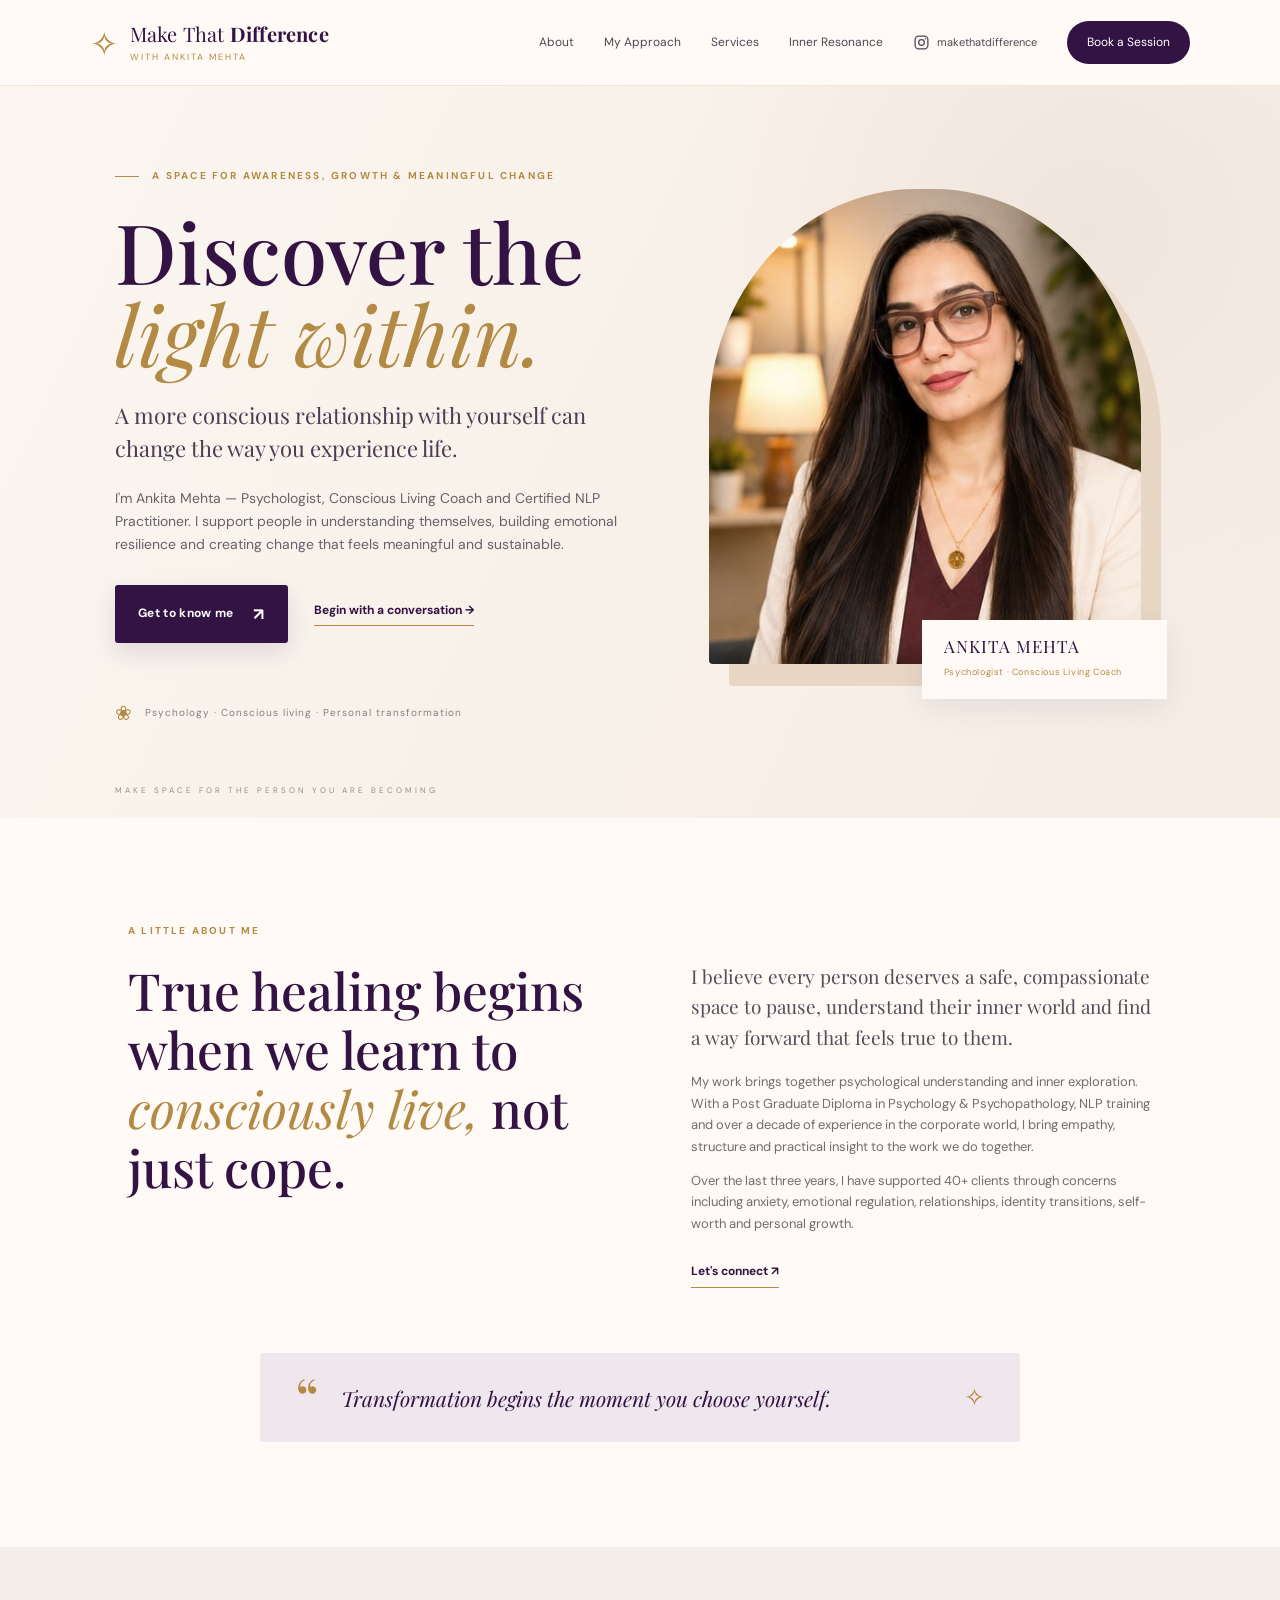
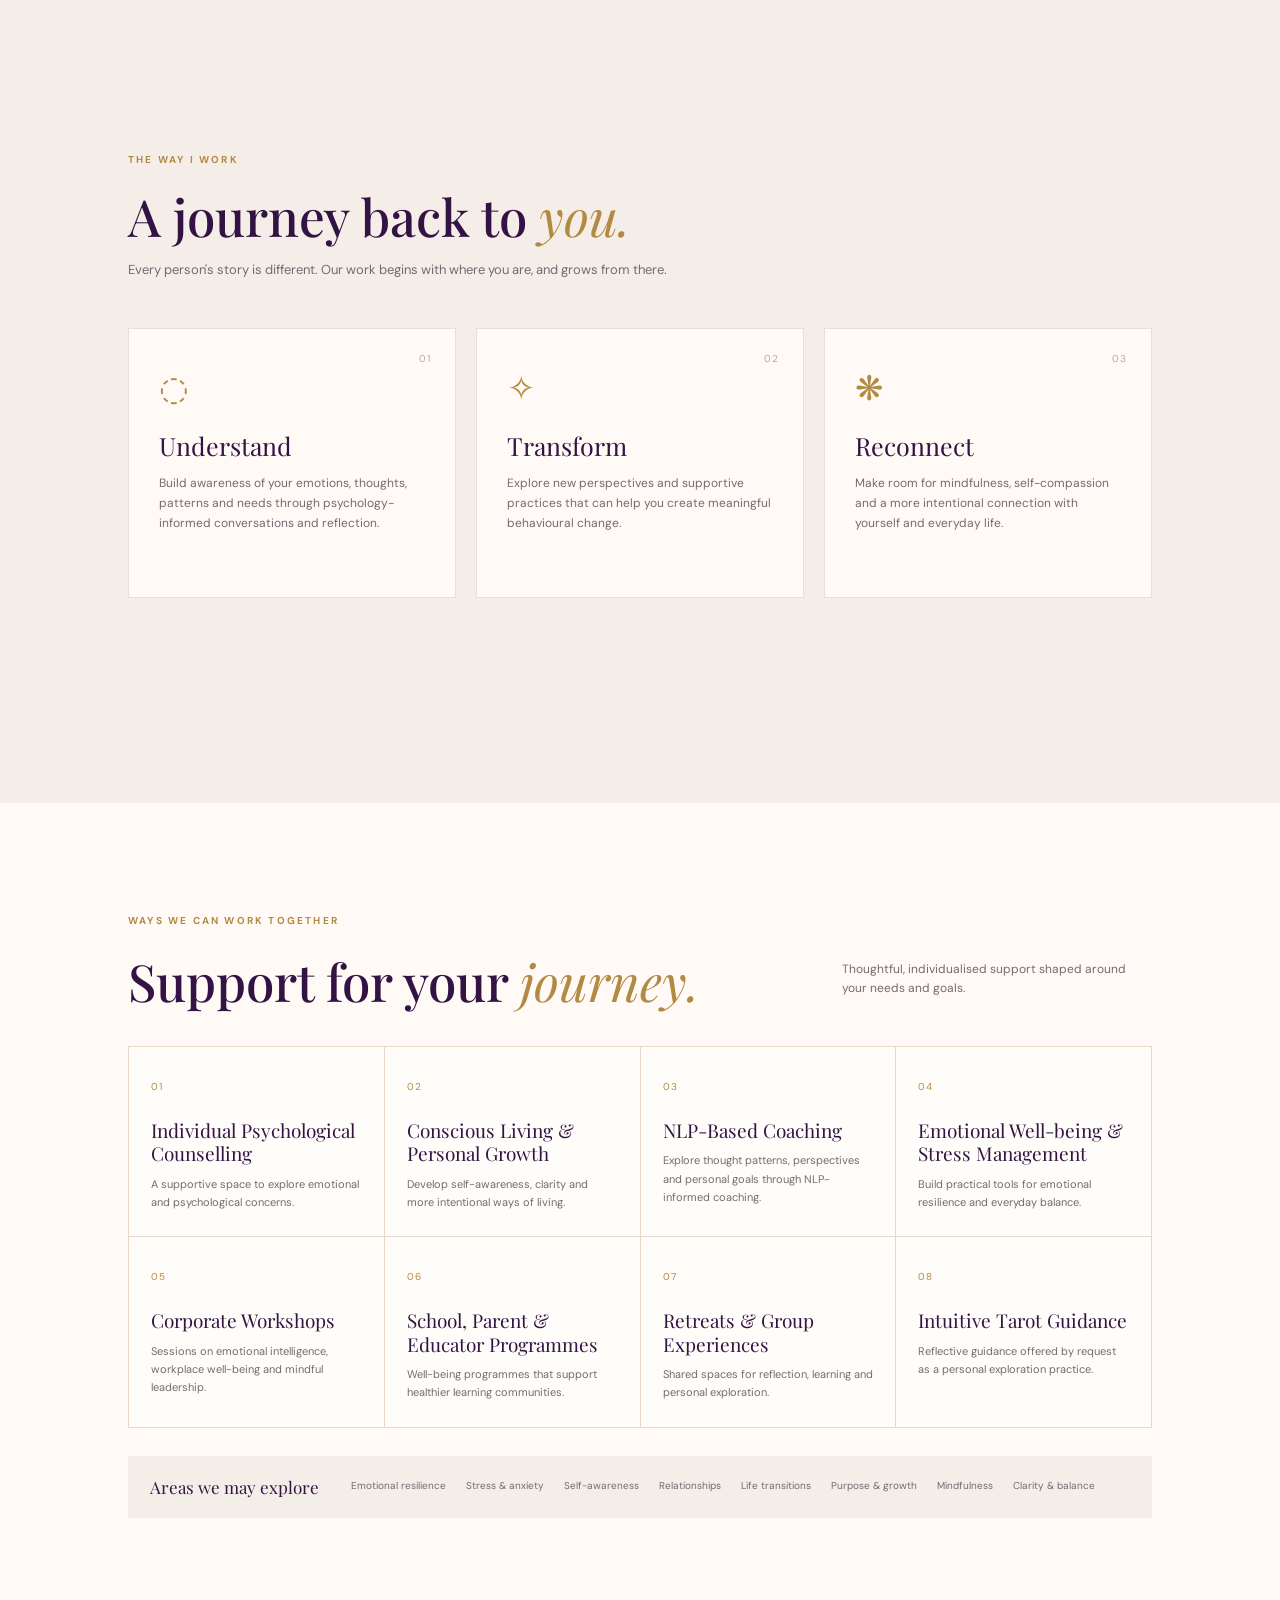
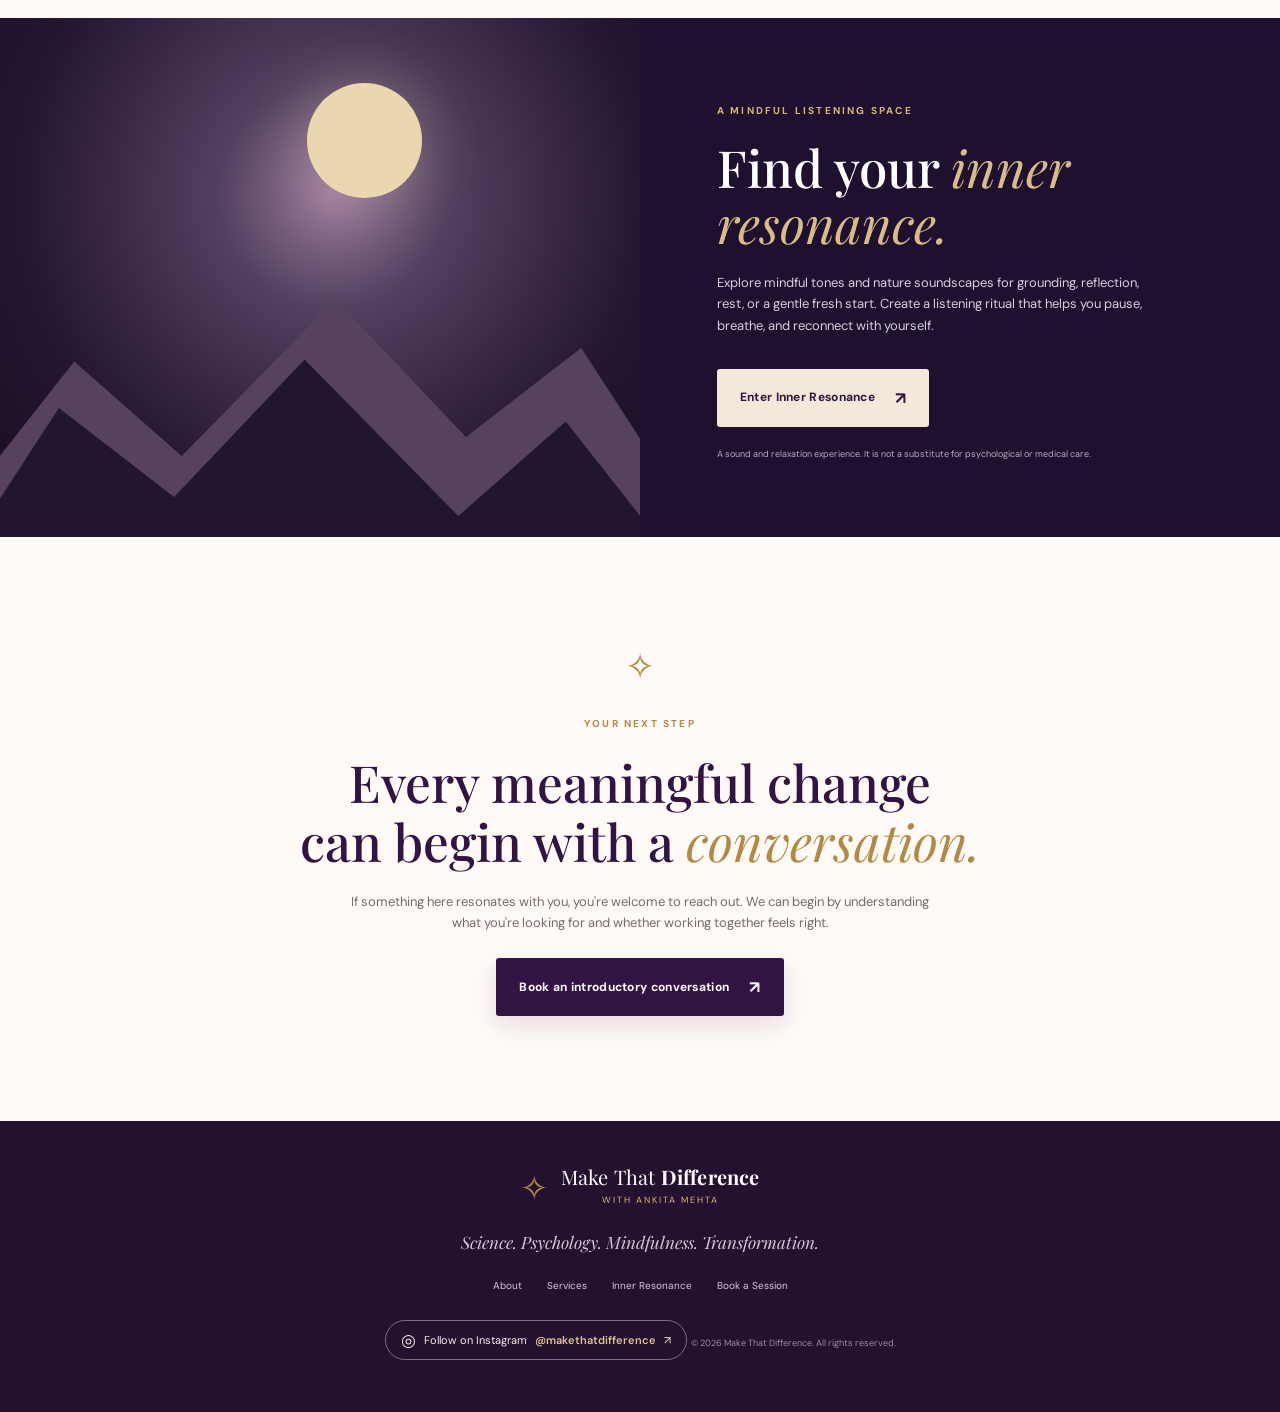
<file: index.html>
<!doctype html>
<html lang="en">
<head>
  <meta charset="utf-8">
  <meta name="viewport" content="width=device-width, initial-scale=1">
  <meta name="theme-color" content="#f7f0e9">
  <meta name="description" content="Make That Difference with Ankita Mehta — psychologist, conscious living coach and certified NLP practitioner. Explore counselling, coaching and mindful sound experiences.">
  <title>Make That Difference | Ankita Mehta</title>
  <link rel="preconnect" href="https://fonts.googleapis.com">
  <link rel="preconnect" href="https://fonts.gstatic.com" crossorigin>
  <link href="https://fonts.googleapis.com/css2?family=DM+Sans:wght@400;500;600;700&family=Playfair+Display:wght@400;500;600;700&display=swap" rel="stylesheet">
  <link rel="stylesheet" href="styles.css">
</head>
<body>
<header class="site-header">
  <a class="brand" href="#home" aria-label="Make That Difference home">
    <span class="brand-mark">✧</span><span>Make That <b>Difference</b><small>WITH ANKITA MEHTA</small></span>
  </a>
  <button class="menu-toggle" aria-label="Open menu" aria-expanded="false">☰</button>
  <nav class="nav">
    <a href="#about">About</a><a href="#approach">My Approach</a><a href="#services">Services</a><a href="#inner-resonance">Inner Resonance</a>
    <a class="instagram-nav" href="https://www.instagram.com/makethatdifference/" target="_blank" rel="noopener noreferrer" aria-label="Visit Instagram @makethatdifference">
      <svg viewBox="0 0 24 24" aria-hidden="true" focusable="false"><rect x="3" y="3" width="18" height="18" rx="5"/><circle cx="12" cy="12" r="4"/><circle class="instagram-dot" cx="17.5" cy="6.8" r="1"/></svg>
      <span>makethatdifference</span>
    </a>
    <a class="nav-cta" href="#" data-booking>Book a Session</a>
  </nav>
</header>

<main id="home">
  <section class="hero">
    <div class="hero-copy">
      <p class="eyebrow"><span></span> A space for awareness, growth & meaningful change</p>
      <h1>Discover the<br><em>light within.</em></h1>
      <p class="hero-lead">A more conscious relationship with yourself can change the way you experience life.</p>
      <p class="hero-intro">I'm Ankita Mehta — Psychologist, Conscious Living Coach and Certified NLP Practitioner. I support people in understanding themselves, building emotional resilience and creating change that feels meaningful and sustainable.</p>
      <div class="hero-actions"><a class="button button-primary" href="#about">Get to know me <span>↗</span></a><a class="text-link" href="#" data-booking>Begin with a conversation <span>→</span></a></div>
      <div class="hero-note"><span class="tiny-lotus">❀</span> Psychology · Conscious living · Personal transformation</div>
    </div>
    <div class="hero-visual">
      <div class="portrait-frame"><img src="ankita-portrait.jpg" alt="Ankita Mehta, psychologist and conscious living coach"></div>
      <div class="portrait-caption"><span>ANKITA MEHTA</span><small>Psychologist · Conscious Living Coach</small></div>
      <div class="gold-orbit"></div>
    </div>
    <div class="hero-bottom-mark">MAKE SPACE FOR THE PERSON YOU ARE BECOMING</div>
  </section>

  <section class="intro-section section-wrap" id="about">
    <div class="section-kicker">A LITTLE ABOUT ME</div>
    <div class="intro-grid">
      <h2>True healing begins when we learn to <em>consciously live,</em> not just cope.</h2>
      <div class="intro-text">
        <p>I believe every person deserves a safe, compassionate space to pause, understand their inner world and find a way forward that feels true to them.</p>
        <p>My work brings together psychological understanding and inner exploration. With a Post Graduate Diploma in Psychology &amp; Psychopathology, NLP training and over a decade of experience in the corporate world, I bring empathy, structure and practical insight to the work we do together.</p>
        <p>Over the last three years, I have supported 40+ clients through concerns including anxiety, emotional regulation, relationships, identity transitions, self-worth and personal growth.</p>
        <a class="underlined-link" href="#" data-booking>Let's connect <span>↗</span></a>
      </div>
    </div>
    <div class="quote-band"><span>“</span><p>Transformation begins the moment you choose yourself.</p><span class="quote-flower">✧</span></div>
  </section>

  <section class="approach-section" id="approach">
    <div class="section-wrap">
      <div class="section-kicker">THE WAY I WORK</div>
      <h2 class="section-title">A journey back to <em>you.</em></h2>
      <p class="section-subtitle">Every person's story is different. Our work begins with where you are, and grows from there.</p>
      <div class="pillars">
        <article class="pillar"><div class="pillar-number">01</div><div class="pillar-icon">◌</div><h3>Understand</h3><p>Build awareness of your emotions, thoughts, patterns and needs through psychology-informed conversations and reflection.</p></article>
        <article class="pillar"><div class="pillar-number">02</div><div class="pillar-icon">✧</div><h3>Transform</h3><p>Explore new perspectives and supportive practices that can help you create meaningful behavioural change.</p></article>
        <article class="pillar"><div class="pillar-number">03</div><div class="pillar-icon">❋</div><h3>Reconnect</h3><p>Make room for mindfulness, self-compassion and a more intentional connection with yourself and everyday life.</p></article>
      </div>
    </div>
  </section>

  <section class="services-section section-wrap" id="services">
    <div class="section-kicker">WAYS WE CAN WORK TOGETHER</div>
    <div class="services-heading"><h2>Support for your <em>journey.</em></h2><p>Thoughtful, individualised support shaped around your needs and goals.</p></div>
    <div class="service-grid">
      <article class="service-card"><span>01</span><h3>Individual Psychological Counselling</h3><p>A supportive space to explore emotional and psychological concerns.</p></article>
      <article class="service-card"><span>02</span><h3>Conscious Living &amp; Personal Growth</h3><p>Develop self-awareness, clarity and more intentional ways of living.</p></article>
      <article class="service-card"><span>03</span><h3>NLP-Based Coaching</h3><p>Explore thought patterns, perspectives and personal goals through NLP-informed coaching.</p></article>
      <article class="service-card"><span>04</span><h3>Emotional Well-being &amp; Stress Management</h3><p>Build practical tools for emotional resilience and everyday balance.</p></article>
      <article class="service-card"><span>05</span><h3>Corporate Workshops</h3><p>Sessions on emotional intelligence, workplace well-being and mindful leadership.</p></article>
      <article class="service-card"><span>06</span><h3>School, Parent &amp; Educator Programmes</h3><p>Well-being programmes that support healthier learning communities.</p></article>
      <article class="service-card"><span>07</span><h3>Retreats &amp; Group Experiences</h3><p>Shared spaces for reflection, learning and personal exploration.</p></article>
      <article class="service-card"><span>08</span><h3>Intuitive Tarot Guidance</h3><p>Reflective guidance offered by request as a personal exploration practice.</p></article>
    </div>
    <div class="support-strip"><b>Areas we may explore</b><span>Emotional resilience</span><span>Stress &amp; anxiety</span><span>Self-awareness</span><span>Relationships</span><span>Life transitions</span><span>Purpose &amp; growth</span><span>Mindfulness</span><span>Clarity &amp; balance</span></div>
  </section>

  <section class="resonance-section" id="inner-resonance">
    <div class="resonance-art" aria-hidden="true"><div class="moon"></div><div class="mountain mountain-back"></div><div class="mountain mountain-front"></div></div>
    <div class="resonance-copy">
      <div class="section-kicker light">A MINDFUL LISTENING SPACE</div>
      <h2>Find your <em>inner resonance.</em></h2>
      <p>Explore mindful tones and nature soundscapes for grounding, reflection, rest, or a gentle fresh start. Create a listening ritual that helps you pause, breathe, and reconnect with yourself.</p>
      <a class="button button-light" href="inner-resonance/">Enter Inner Resonance <span>↗</span></a>
      <small>A sound and relaxation experience. It is not a substitute for psychological or medical care.</small>
    </div>
  </section>

  <section class="closing-section section-wrap">
    <div class="closing-flower">✧</div><div class="section-kicker">YOUR NEXT STEP</div>
    <h2>Every meaningful change<br>can begin with a <em>conversation.</em></h2>
    <p>If something here resonates with you, you're welcome to reach out. We can begin by understanding what you're looking for and whether working together feels right.</p>
    <a class="button button-primary" href="#" data-booking>Book an introductory conversation <span>↗</span></a>
  </section>
</main>

<footer class="site-footer">
  <a class="brand footer-brand" href="#home"><span class="brand-mark">✧</span><span>Make That <b>Difference</b><small>WITH ANKITA MEHTA</small></span></a>
  <p>Science. Psychology. Mindfulness. Transformation.</p>
  <div class="footer-links"><a href="#about">About</a><a href="#services">Services</a><a href="inner-resonance/">Inner Resonance</a><a href="#" data-booking>Book a Session</a></div>
  <a class="instagram-link" href="https://www.instagram.com/makethatdifference/" target="_blank" rel="noopener noreferrer" aria-label="Visit Make That Difference on Instagram"><span class="instagram-icon" aria-hidden="true">◎</span> Follow on Instagram <b>@makethatdifference</b> <span aria-hidden="true">↗</span></a>
  <small>© <span id="year"></span> Make That Difference. All rights reserved.</small>
</footer>
<script src="site-config.js"></script>
<script src="script.js"></script>
</body>
</html>
</file>
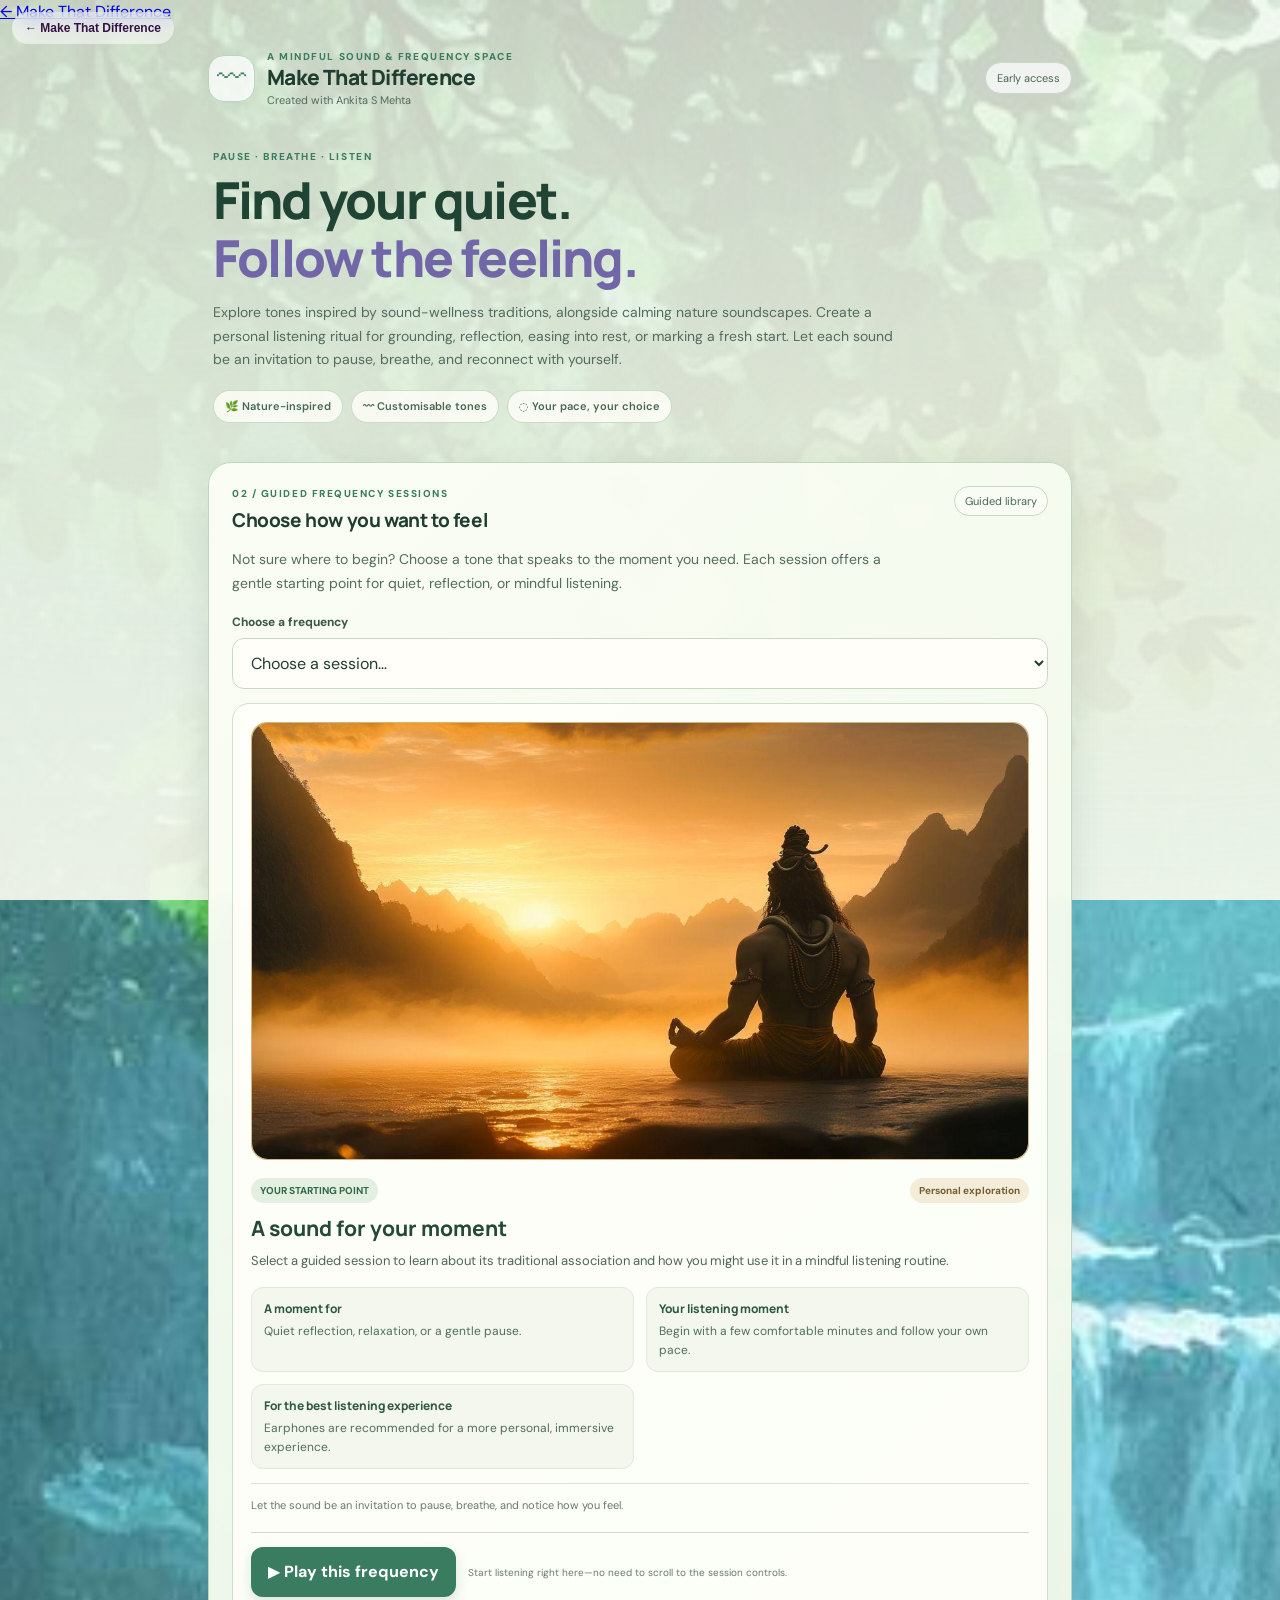
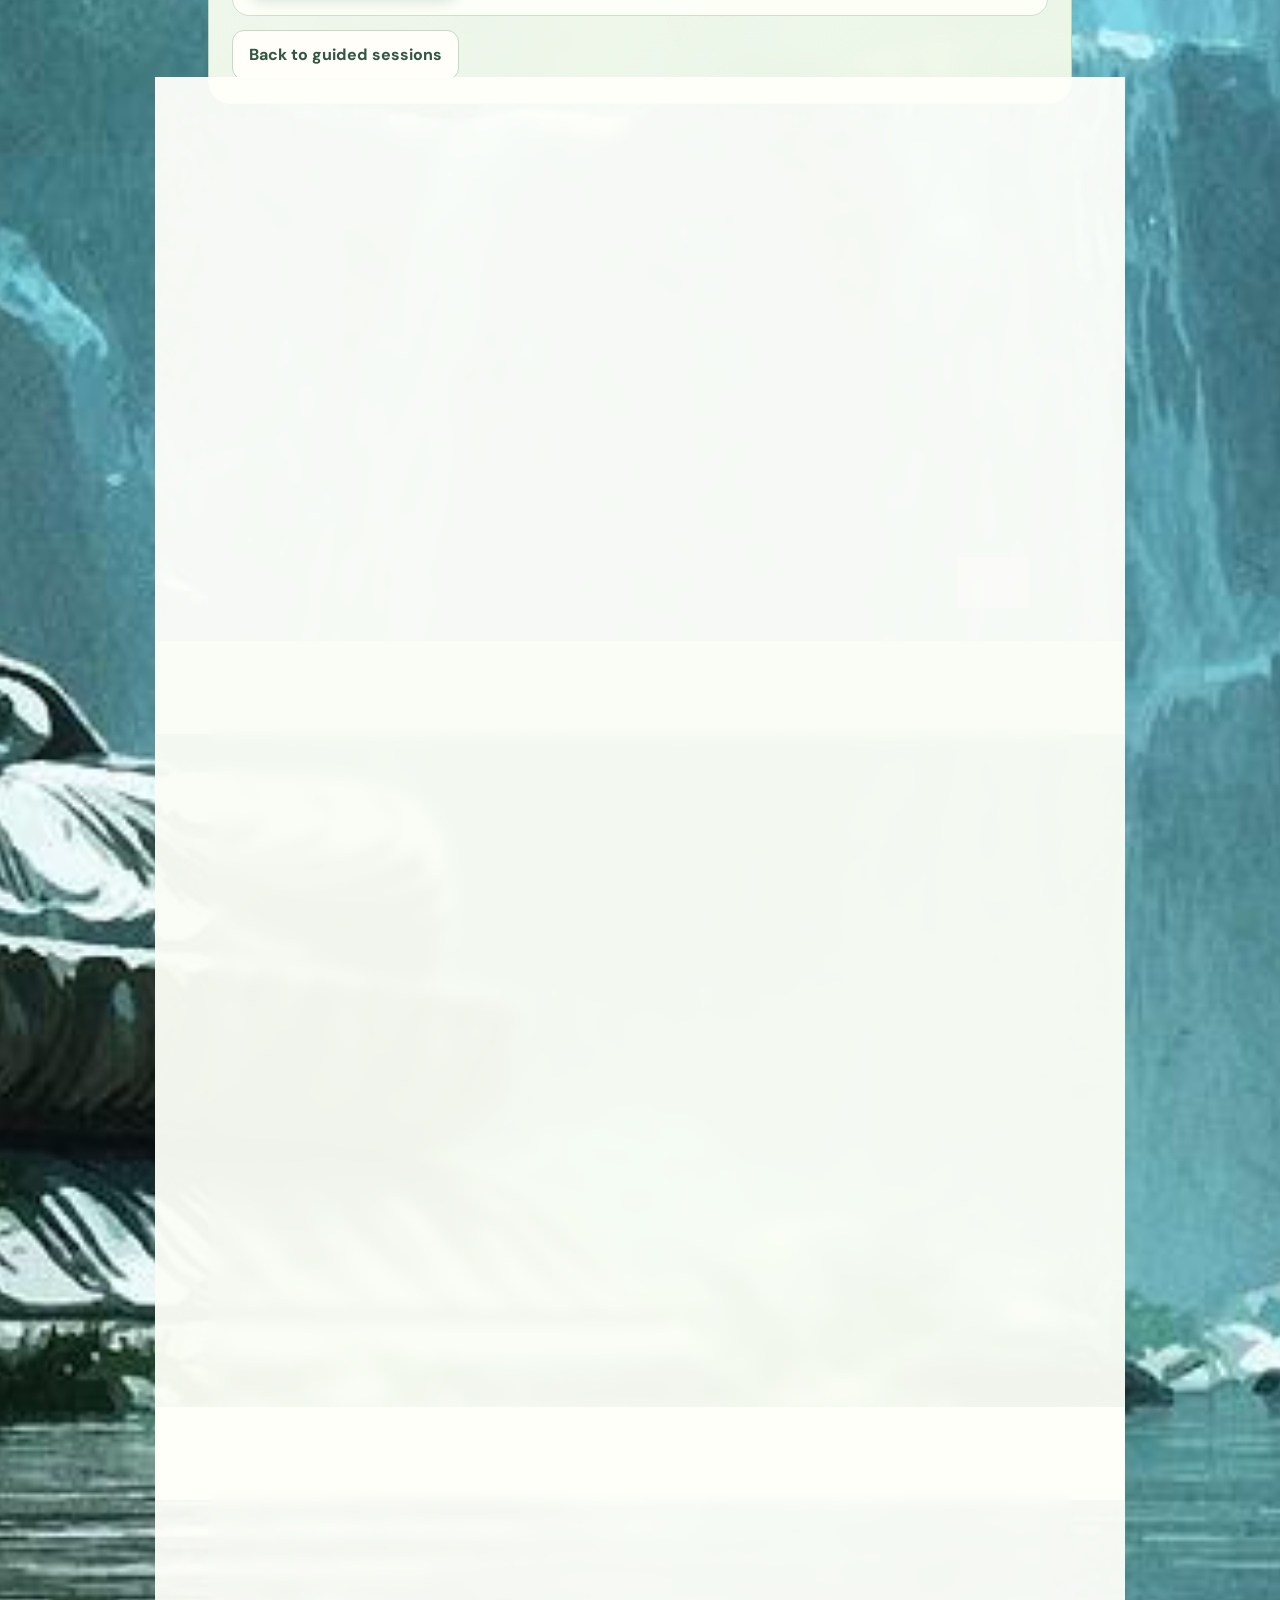
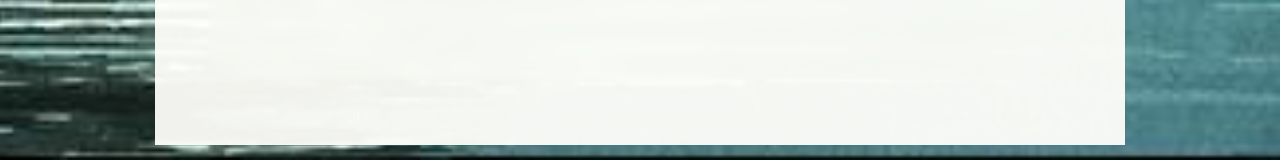
<file: inner-resonance/index.html>
<!doctype html>
<html lang="en">
<head>
  <meta charset="utf-8">
  <meta name="viewport" content="width=device-width, initial-scale=1, viewport-fit=cover">
  <meta name="theme-color" content="#eaf2e5">
  <meta name="description" content="A nature-inspired mindful listening experience by Make That Difference, created with Ankita S Mehta.">
  <title>Make That Difference | Mindful Sound & Frequency</title>
  <link rel="stylesheet" href="styles.css">
</head>
<body>
  <a class="back-home" href="../">← Make That Difference</a>
  <div class="page-wash" aria-hidden="true"></div>
  <main class="app-shell">
    <header class="topbar">
      <div class="brand-mark" aria-hidden="true">〰</div>
      <div class="brand-copy">
        <p class="eyebrow">A MINDFUL SOUND & FREQUENCY SPACE</p>
        <h1>Make That Difference</h1>
        <p class="brand-subline">Created with Ankita S Mehta</p>
      </div>
      <span class="prototype-badge">Early access</span>
    </header>

    <section class="intro">
      <p class="eyebrow">PAUSE · BREATHE · LISTEN</p>
      <h2>Find your quiet.<br><span>Follow the feeling.</span></h2>
      <p class="intro-copy">Explore tones inspired by sound-wellness traditions, alongside calming nature soundscapes. Create a personal listening ritual for grounding, reflection, easing into rest, or marking a fresh start. Let each sound be an invitation to pause, breathe, and reconnect with yourself.</p>
      <div class="trust-strip"><span>🌿 Nature-inspired</span><span>〰 Customisable tones</span><span>◌ Your pace, your choice</span></div>
    </section>

    <section class="panel preset-feature" aria-labelledby="preset-heading">
      <div class="section-heading"><div><p class="eyebrow">02 / GUIDED FREQUENCY SESSIONS</p><h3 id="preset-heading">Choose how you want to feel</h3></div><span class="unit-pill">Guided library</span></div>
      <p class="section-intro">Not sure where to begin? Choose a tone that speaks to the moment you need. Each session offers a gentle starting point for quiet, reflection, or mindful listening.</p>
      <label class="field-label" for="preset-select">Choose a frequency</label>
      <select id="preset-select"><option value="">Choose a session…</option></select>
      <article class="preset-info" id="preset-info" aria-live="polite">
        <div class="frequency-art shiva-art"><img src="[data-uri]" alt="Lord Shiva meditating before a mountain sunrise"></div>
        <div class="info-topline"><span class="frequency-chip">YOUR STARTING POINT</span><span class="evidence-chip">Personal exploration</span></div>
        <h4 id="preset-name">A sound for your moment</h4>
        <p id="preset-overview">Select a guided session to learn about its traditional association and how you might use it in a mindful listening routine.</p>
        <div class="info-grid">
          <div><h5>A moment for</h5><p id="preset-purpose">Quiet reflection, relaxation, or a gentle pause.</p></div>
          <div><h5>Your listening moment</h5><p id="preset-duration">Begin with a few comfortable minutes and follow your own pace.</p></div>
          <div><h5>For the best listening experience</h5><p id="preset-device">Earphones are recommended for a more personal, immersive experience.</p></div>
        </div>
        <p class="tradition-note" id="preset-tradition">Let the sound be an invitation to pause, breathe, and notice how you feel.</p>
        <div class="preset-play-row"><button id="preset-play-button" class="primary-button" type="button">▶ Play this frequency</button><span class="microcopy">Start listening right here—no need to scroll to the session controls.</span></div>
      </article>
      <button id="customize-button" class="secondary-button" type="button">Switch to custom frequency</button>
    </section>

    <section class="panel frequency-panel" aria-labelledby="frequency-heading">
      <div class="section-heading"><div><p class="eyebrow">03 / CUSTOM FREQUENCY</p><h3 id="frequency-heading">Tune your own tone</h3><p class="section-intro compact">Prefer to explore? Enter a number or use the slider.</p></div><span class="edit-badge" id="edit-badge">Custom mode</span></div>
      <div id="preset-lock-note" class="locked-message" hidden>A guided preset is selected. Switch to custom frequency to edit the tone.</div>
      <div class="frequency-display"><label class="sr-only" for="left-frequency">Main frequency in hertz</label><input id="left-frequency" class="frequency-number" inputmode="numeric" type="number" min="20" max="20000" step="1" value="432" aria-label="Type frequency in hertz"><span class="frequency-label">Hz</span></div>
      <input id="left-slider" class="range" type="range" min="20" max="2000" step="1" value="432" aria-label="Main frequency slider">
      <div class="channel-row" id="right-channel-row" hidden><div class="channel-heading"><label for="right-frequency">Right channel frequency</label><output id="right-output">442 Hz</output></div><input id="right-frequency" class="frequency-number small-number" inputmode="numeric" type="number" min="20" max="20000" step="1" value="442"><input id="right-slider" class="range" type="range" min="20" max="2000" step="1" value="442" aria-label="Right frequency slider"></div>
      <div class="controls-grid">
        <div class="control-block"><label for="volume">Tone volume <output id="volume-output">8%</output></label><input id="volume" class="range" type="range" min="0" max="25" value="8"><p class="microcopy">Begin quietly. Your device's volume also affects loudness.</p></div>
        <div class="control-block duration-control"><div class="duration-heading"><label for="duration-slider">Session length</label><div class="duration-entry"><input id="duration-minutes" inputmode="numeric" type="number" min="2" max="60" step="1" value="2" aria-label="Session length in minutes"><span>min</span></div></div><input id="duration-slider" class="duration-slider" type="range" min="2" max="60" step="1" value="2" aria-label="Adjust session length from 2 to 60 minutes"><div class="duration-scale" aria-hidden="true"><span>2 min</span><span>30 min</span><span>60 min</span></div></div>
      </div>
      <div class="player"><div><p class="eyebrow">YOUR SESSION</p><div class="timer" id="timer">02:00</div><p class="player-status" id="player-status" aria-live="polite">Ready when you are</p></div><div class="player-actions"><button class="primary-button" id="play-button" type="button">▶ Play</button><button class="secondary-button" id="stop-button" type="button" disabled>Stop</button></div></div>
    </section>

    <section class="panel ambient-panel" aria-labelledby="ambient-heading">
      <div class="section-heading">
        <div><p class="eyebrow">04 / AMBIENT SOUNDS</p><h3 id="ambient-heading">Bring nature into the moment</h3></div>
        <span class="unit-pill">Tap to play · tap again to remove</span>
      </div>
      <p class="section-intro">Tap one or more soundscapes to start them. Tap a selected sound again to turn it off. Ambient sounds play separately from frequency tones.</p>
      <div class="ambient-grid" role="group" aria-label="Toggle ambient soundscapes">
        <button class="ambient-card" data-ambient="rain" aria-pressed="false" type="button"><img class="ambient-art" src="assets/sound-art/rain.svg" alt=""><strong>Rain</strong><span class="ambient-caption">A soft, steady veil of rainfall</span></button>
        <button class="ambient-card" data-ambient="waves" aria-pressed="false" type="button"><img class="ambient-art" src="assets/sound-art/waves.svg" alt=""><strong>Sea Waves</strong><span class="ambient-caption">Slow waves washing to shore</span></button>
        <button class="ambient-card" data-ambient="fire" aria-pressed="false" type="button"><img class="ambient-art" src="assets/sound-art/fire.svg" alt=""><strong>Campfire</strong><span class="ambient-caption">A warm, gentle crackle</span></button>
        <button class="ambient-card" data-ambient="nebula" aria-pressed="false" type="button"><img class="ambient-art" src="assets/sound-art/nebula.svg" alt=""><strong>Nebula</strong><span class="ambient-caption">A soft, imagined cosmic drift</span></button>
        <button class="ambient-card" data-ambient="jungle" aria-pressed="false" type="button"><img class="ambient-art" src="assets/sound-art/jungle.svg" alt=""><strong>Jungle</strong><span class="ambient-caption">Layers of leaves and distant calls</span></button>
        <button class="ambient-card" data-ambient="night" aria-pressed="false" type="button"><img class="ambient-art" src="assets/sound-art/night.svg" alt=""><strong>Jungle at Night</strong><span class="ambient-caption">Night insects beneath a quiet canopy</span></button>
      </div>
      <div class="ambient-footer"><span id="ambient-summary" aria-live="polite">No ambient sounds selected.</span><button id="clear-ambients" class="text-button" type="button">Clear selection</button></div>
      <div class="ambient-volume"><label for="ambient-volume">Ambient sound level <output id="ambient-volume-output">35%</output></label><input id="ambient-volume" class="range" type="range" min="0" max="70" value="35"></div>
      <p class="microcopy" id="ambient-status" aria-live="polite">Tap a thumbnail to start or stop that ambient sound.</p>
    </section>

    <section class="panel guidance-panel"><p class="eyebrow">A GENTLE REMINDER</p><h3 id="guidance-title">Let comfort lead</h3><p id="guidance-copy">There is no single right way to listen. Keep the volume comfortable, take breaks, and choose sounds that feel pleasant to you.</p><div class="notice"><strong>Mindful note</strong><span>Research suggests some music and natural sound experiences may support relaxation for some people. Claims that a particular frequency repairs DNA, regenerates tissue, or treats illness are not established. This app is for personal listening, not medical care.</span></div></section>
    <footer><span>MAKE THAT DIFFERENCE · MINDFUL SOUND EXPERIENCES</span><span>Created with Ankita S Mehta</span></footer>
  </main>
  <script type="module" src="src/app.js"></script>
<a href="../" style="position:fixed;top:12px;left:12px;z-index:9999;padding:9px 13px;border-radius:24px;background:#fff8;color:#321344;text-decoration:none;font:600 12px Arial;backdrop-filter:blur(8px)">← Make That Difference</a></body>
</html>
</file>
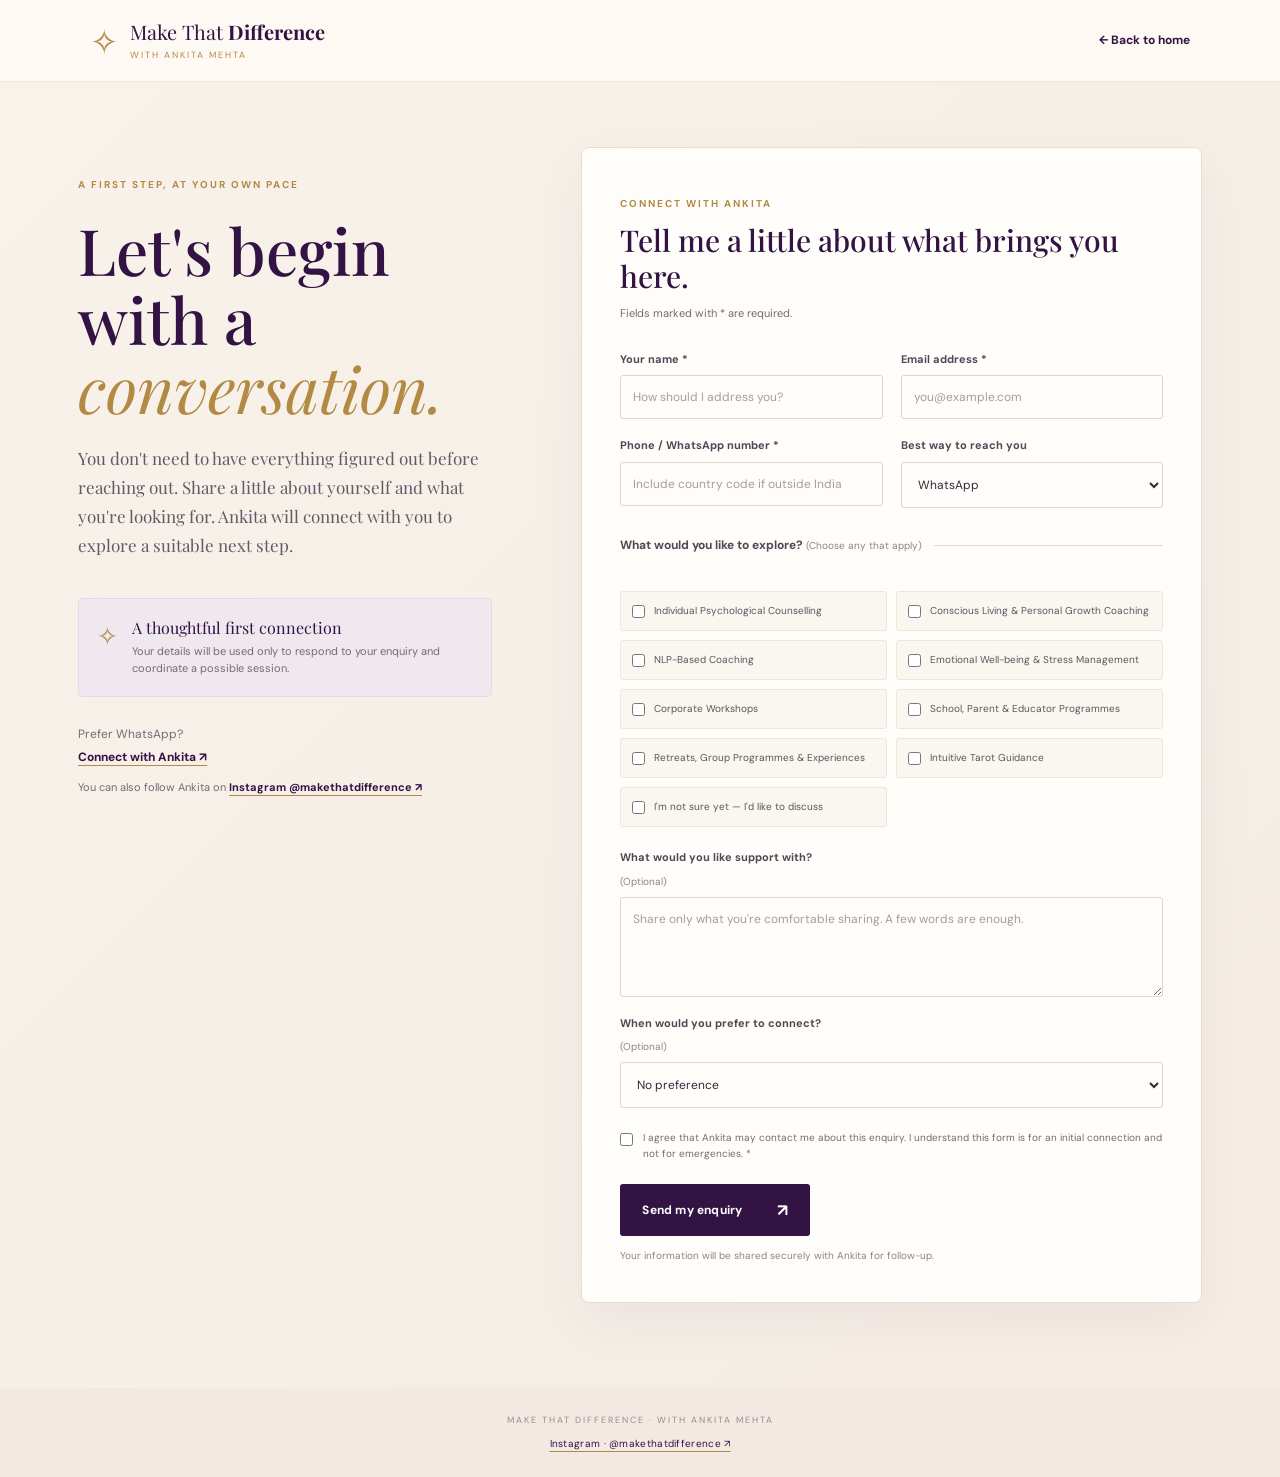
<file: booking.html>
<!doctype html>
<html lang="en">
<head>
  <meta charset="utf-8">
  <meta name="viewport" content="width=device-width, initial-scale=1">
  <meta name="theme-color" content="#f7f0e9">
  <meta name="description" content="Connect with Ankita Mehta to explore counselling, conscious living coaching and well-being sessions.">
  <title>Begin a Conversation | Make That Difference</title>
  <link rel="preconnect" href="https://fonts.googleapis.com">
  <link rel="preconnect" href="https://fonts.gstatic.com" crossorigin>
  <link href="https://fonts.googleapis.com/css2?family=DM+Sans:wght@400;500;600;700&family=Playfair+Display:wght@400;500;600&display=swap" rel="stylesheet">
  <link rel="stylesheet" href="booking.css">
</head>
<body>
  <header class="booking-header">
    <a class="brand" href="./"><span class="brand-mark">✧</span><span>Make That <b>Difference</b><small>WITH ANKITA MEHTA</small></span></a>
    <a class="back-link" href="./">← Back to home</a>
  </header>
  <main class="booking-layout">
    <section class="booking-intro">
      <p class="eyebrow">A FIRST STEP, AT YOUR OWN PACE</p>
      <h1>Let's begin with a <em>conversation.</em></h1>
      <p>You don't need to have everything figured out before reaching out. Share a little about yourself and what you're looking for. Ankita will connect with you to explore a suitable next step.</p>
      <div class="reassurance"><span>✧</span><div><strong>A thoughtful first connection</strong><small>Your details will be used only to respond to your enquiry and coordinate a possible session.</small></div></div>
      <div class="contact-note"><span>Prefer WhatsApp?</span><a href="https://wa.me/919571477999" target="_blank" rel="noopener noreferrer">Connect with Ankita ↗</a><span class="instagram-prompt">You can also follow Ankita on <a href="https://www.instagram.com/makethatdifference/" target="_blank" rel="noopener noreferrer">Instagram @makethatdifference ↗</a></span></div>
    </section>
    <section class="form-card" aria-labelledby="form-title">
      <div class="form-heading"><p class="eyebrow">CONNECT WITH ANKITA</p><h2 id="form-title">Tell me a little about what brings you here.</h2><p>Fields marked with * are required.</p></div>
      <form id="booking-form">
        <div class="field-grid">
          <label class="field">Your name *<input name="name" type="text" autocomplete="name" placeholder="How should I address you?" required maxlength="100"></label>
          <label class="field">Email address *<input name="email" type="email" autocomplete="email" placeholder="you@example.com" required maxlength="160"></label>
          <label class="field">Phone / WhatsApp number *<input name="phone" type="tel" autocomplete="tel" placeholder="Include country code if outside India" required maxlength="30"></label>
          <label class="field">Best way to reach you<select name="contactPreference"><option value="WhatsApp">WhatsApp</option><option value="Phone call">Phone call</option><option value="Email">Email</option></select></label>
        </div>
        <fieldset class="service-fieldset"><legend>What would you like to explore? <span>(Choose any that apply)</span></legend>
          <div class="service-options">
            <label><input type="checkbox" name="services" value="Individual Psychological Counselling"><span>Individual Psychological Counselling</span></label>
            <label><input type="checkbox" name="services" value="Conscious Living & Personal Growth Coaching"><span>Conscious Living &amp; Personal Growth Coaching</span></label>
            <label><input type="checkbox" name="services" value="NLP-Based Coaching"><span>NLP-Based Coaching</span></label>
            <label><input type="checkbox" name="services" value="Emotional Well-being & Stress Management"><span>Emotional Well-being &amp; Stress Management</span></label>
            <label><input type="checkbox" name="services" value="Corporate Workshops"><span>Corporate Workshops</span></label>
            <label><input type="checkbox" name="services" value="School, Parent & Educator Programmes"><span>School, Parent &amp; Educator Programmes</span></label>
            <label><input type="checkbox" name="services" value="Retreats, Group Programmes & Experiences"><span>Retreats, Group Programmes &amp; Experiences</span></label>
            <label><input type="checkbox" name="services" value="Intuitive Tarot Guidance"><span>Intuitive Tarot Guidance</span></label>
            <label><input type="checkbox" name="services" value="Not sure yet — would like to discuss"><span>I'm not sure yet — I'd like to discuss</span></label>
          </div>
        </fieldset>
        <label class="field full-field">What would you like support with? <span class="optional">(Optional)</span><textarea name="message" rows="4" maxlength="2000" placeholder="Share only what you're comfortable sharing. A few words are enough."></textarea></label>
        <label class="field full-field">When would you prefer to connect? <span class="optional">(Optional)</span><select name="preferredTime"><option value="No preference">No preference</option><option value="Weekday mornings">Weekday mornings</option><option value="Weekday afternoons">Weekday afternoons</option><option value="Weekday evenings">Weekday evenings</option><option value="Weekends">Weekends</option></select></label>
        <label class="consent"><input type="checkbox" name="consent" required><span>I agree that Ankita may contact me about this enquiry. I understand this form is for an initial connection and not for emergencies. *</span></label>
        <input class="honey" type="text" name="website" tabindex="-1" autocomplete="off" aria-hidden="true">
        <button class="submit-button" id="submit-button" type="submit">Send my enquiry <span>↗</span></button>
        <p class="form-status" id="form-status" role="status" aria-live="polite">Your information will be shared securely with Ankita for follow-up.</p>
      </form>
      <div class="success-state" id="success-state" hidden><div class="success-mark">✧</div><h2>Thank you for reaching out.</h2><p>Your enquiry has been submitted. Ankita will be in touch using your preferred contact method.</p><a class="return-link" href="./">Return to the website →</a></div>
    </section>
  </main>
  <footer class="booking-footer">MAKE THAT DIFFERENCE · WITH ANKITA MEHTA<br><a href="https://www.instagram.com/makethatdifference/" target="_blank" rel="noopener noreferrer">Instagram · @makethatdifference ↗</a></footer>
  <script src="site-config.js"></script>
  <script src="booking.js"></script>
</body>
</html>
</file>
<file: styles.css>
:root{--cream:#f8f2eb;--paper:#fffaf5;--plum:#321344;--plum2:#4c2860;--gold:#b38a43;--ink:#33283a;--muted:#746a72;--line:#e7d8c7}
*{box-sizing:border-box}html{scroll-behavior:smooth}body{margin:0;background:var(--paper);color:var(--ink);font-family:"DM Sans",sans-serif;line-height:1.65}a{color:inherit;text-decoration:none}.site-header{height:86px;padding:0 7vw;display:flex;align-items:center;justify-content:space-between;background:rgba(255,250,245,.94);position:sticky;top:0;z-index:20;border-bottom:1px solid rgba(179,138,67,.18);backdrop-filter:blur(12px)}.brand{display:flex;align-items:center;gap:12px;color:var(--plum);font-family:"Playfair Display",serif;font-size:20px;line-height:1.05;letter-spacing:.2px}.brand b{font-weight:700}.brand small{display:block;font:9px "DM Sans",sans-serif;letter-spacing:2px;margin-top:7px;color:var(--gold)}.brand-mark{font-size:34px;color:var(--gold)}.nav{display:flex;align-items:center;gap:30px;font-size:12px;color:#514655}.nav a:hover,.text-link:hover{color:var(--gold)}.instagram-nav{display:inline-flex;align-items:center;gap:7px;white-space:nowrap;font-size:11px;color:#514655}.instagram-nav svg{width:17px;height:17px;fill:none;stroke:currentColor;stroke-width:1.8;stroke-linecap:round;stroke-linejoin:round}.instagram-nav svg .instagram-dot{fill:currentColor;stroke:none}.instagram-nav:hover{color:var(--gold)}.nav-cta{padding:12px 20px;background:var(--plum);color:white!important;border-radius:30px}.menu-toggle{display:none;background:none;border:0;font-size:24px;color:var(--plum)}
.hero{min-height:670px;padding:72px 9vw 88px;display:grid;grid-template-columns:1.05fr .95fr;align-items:center;gap:6vw;position:relative;overflow:hidden;background:radial-gradient(circle at 85% 20%,#f0e5dd 0,transparent 32%),linear-gradient(115deg,#fbf6f0,#f5ece4)}.hero-copy{max-width:600px;position:relative;z-index:2}.eyebrow,.section-kicker{font-size:10px;letter-spacing:2.2px;text-transform:uppercase;color:var(--gold);font-weight:700}.eyebrow span{display:inline-block;width:24px;height:1px;background:var(--gold);vertical-align:middle;margin-right:9px}.hero h1{font:clamp(56px,6.5vw,88px)/.99 "Playfair Display",serif;color:var(--plum);font-weight:500;margin:25px 0}.hero h1 em,.section-title em,.services-heading em,.resonance-copy h2 em,.closing-section h2 em{color:var(--gold);font-weight:400}.hero-lead{font:22px/1.5 "Playfair Display",serif;max-width:510px;color:#4c3b51}.hero-intro{font-size:14px;color:#6b606a;max-width:520px;margin:20px 0 28px}.hero-actions{display:flex;align-items:center;gap:26px;flex-wrap:wrap}.button{display:inline-flex;align-items:center;gap:20px;padding:15px 23px;border-radius:3px;font-size:12px;font-weight:700;letter-spacing:.3px;transition:.2s}.button span{font-size:17px}.button-primary{background:var(--plum);color:white;box-shadow:0 9px 24px #32134420}.button-primary:hover{background:var(--plum2);transform:translateY(-2px)}.text-link,.underlined-link{font-size:12px;font-weight:700;color:var(--plum);border-bottom:1px solid var(--gold);padding-bottom:5px}.hero-note{margin-top:54px;color:#8a7d80;font-size:10px;letter-spacing:1px}.tiny-lotus{font-size:20px;color:var(--gold);vertical-align:middle;margin-right:8px}.hero-visual{height:510px;position:relative;max-width:450px;width:100%;justify-self:center}.portrait-frame{position:absolute;inset:0 18px 35px 0;overflow:hidden;border-radius:48% 48% 4px 4px;background:#e5d7cb;box-shadow:20px 22px 0 #e8d7c5}.portrait-frame img{width:100%;height:100%;object-fit:cover;object-position:48% 20%;filter:saturate(.9)}.portrait-caption{position:absolute;bottom:0;right:-8px;background:var(--paper);padding:15px 22px;box-shadow:0 8px 30px #32134415;color:var(--plum);min-width:245px}.portrait-caption span{display:block;font:17px "Playfair Display",serif;letter-spacing:1px}.portrait-caption small{font-size:9px;color:var(--gold);letter-spacing:.6px}.gold-orbit{position:absolute;z-index:-1;width:470px;height:470px;border:1px solid #c5a56c;right:-80px;top:25px;border-radius:50%}.hero-bottom-mark{position:absolute;bottom:20px;left:9vw;color:#9d8b83;font-size:8px;letter-spacing:3px}
.section-wrap{padding:105px 10vw}.intro-section{background:var(--paper)}.intro-grid{display:grid;grid-template-columns:1fr 1fr;gap:8vw;margin-top:22px}.intro-grid h2,.section-title,.services-heading h2,.closing-section h2{font:clamp(34px,4vw,53px)/1.15 "Playfair Display",serif;font-weight:500;color:var(--plum);margin:0}.intro-grid h2 em{color:var(--gold);font-weight:400}.intro-text{font-size:13px;color:var(--muted)}.intro-text p:first-child{font:19px/1.6 "Playfair Display",serif;color:#594b5a;margin-top:0}.underlined-link{display:inline-block;margin-top:15px}.quote-band{margin:65px auto 0;max-width:760px;padding:24px 35px;display:flex;align-items:center;gap:22px;background:#f0e7ee;color:var(--plum);border-radius:3px}.quote-band>span:first-child{font:58px "Playfair Display",serif;line-height:.7;color:var(--gold)}.quote-band p{font:italic 21px "Playfair Display",serif;margin:0}.quote-flower{margin-left:auto;color:var(--gold);font-size:25px}
.approach-section{background:#f5eee8;padding:100px 0}.section-title{margin:18px 0 10px}.section-subtitle{font-size:13px;color:var(--muted);max-width:570px}.pillars{display:grid;grid-template-columns:repeat(3,1fr);gap:20px;margin-top:48px}.pillar{background:#fffaf5;padding:32px 30px 34px;min-height:270px;position:relative;border:1px solid #eadfd5}.pillar-number{position:absolute;right:24px;top:22px;font-size:10px;color:#b7a89c;letter-spacing:1px}.pillar-icon{font-size:34px;color:var(--gold);height:56px}.pillar h3{font:25px "Playfair Display",serif;color:var(--plum);margin:12px 0}.pillar p{font-size:12px;color:var(--muted);margin:0}
.services-section{padding-top:110px;padding-bottom:100px}.services-heading{display:flex;align-items:end;justify-content:space-between;gap:25px;margin:18px 0 35px}.services-heading p{max-width:310px;font-size:12px;color:var(--muted)}.service-grid{display:grid;grid-template-columns:repeat(4,1fr);border-top:1px solid var(--line);border-left:1px solid var(--line)}.service-card{min-height:190px;padding:25px 22px;border-right:1px solid var(--line);border-bottom:1px solid var(--line);background:#fffdf9;transition:.2s}.service-card:hover{background:#f7eff4}.service-card span{font-size:10px;color:var(--gold);letter-spacing:1px}.service-card h3{font:19px/1.25 "Playfair Display",serif;color:var(--plum);margin:20px 0 9px}.service-card p{font-size:11px;color:var(--muted);margin:0}.support-strip{margin-top:28px;padding:20px 22px;background:#f4eee8;display:flex;flex-wrap:wrap;align-items:center;gap:12px 20px;font-size:10px;color:#746a72}.support-strip b{color:var(--plum);font:17px "Playfair Display",serif;margin-right:12px}
.resonance-section{background:#20102f;color:white;display:grid;grid-template-columns:1fr 1fr;min-height:430px;overflow:hidden}.resonance-art{position:relative;min-height:430px;background:radial-gradient(circle at 52% 34%,#9c7a9d 0,#51405f 24%,#251632 65%,#160d20 100%);overflow:hidden}.moon{position:absolute;width:115px;height:115px;border-radius:50%;background:#ead7b0;top:65px;left:48%;box-shadow:0 0 65px #ead7b055}.mountain{position:absolute;bottom:-50px;width:120%;height:270px;left:-10%;clip-path:polygon(0 100%,18% 35%,32% 70%,52% 12%,69% 63%,84% 30%,100% 100%)}.mountain-back{background:#56415f;bottom:0}.mountain-front{background:#21152f;bottom:-60px;transform:scaleX(-1)}.resonance-copy{padding:85px 10vw 75px 6vw;align-self:center}.section-kicker.light{color:#d5b77b}.resonance-copy h2{font:clamp(36px,4vw,54px)/1.1 "Playfair Display",serif;font-weight:500;margin:20px 0}.resonance-copy h2 em{color:#d9bd86}.resonance-copy p{font-size:13px;color:#d8cedb;max-width:470px}.button-light{background:#f4e9d9;color:var(--plum);margin:20px 0}.resonance-copy small{display:block;color:#b8aaba;font-size:9px;max-width:400px}
.closing-section{text-align:center;max-width:950px;margin:auto;padding-top:100px;padding-bottom:105px}.closing-flower{font-size:36px;color:var(--gold);margin-bottom:20px}.closing-section h2{margin:20px 0}.closing-section>p{max-width:590px;margin:20px auto 25px;font-size:13px;color:var(--muted)}.site-footer{background:#24102f;color:#f9f0e8;padding:45px 9vw 30px;text-align:center}.footer-brand{justify-content:center;color:#fff}.footer-brand small{color:#d6b878}.site-footer>p{font:italic 17px "Playfair Display",serif;color:#d7c7d8;margin:25px 0}.footer-links{display:flex;justify-content:center;gap:25px;flex-wrap:wrap;font-size:10px;color:#d6c9d7;margin:25px 0}.instagram-link{display:inline-flex;align-items:center;justify-content:center;gap:8px;margin:0 auto 22px;padding:10px 15px;border:1px solid #806b83;border-radius:30px;color:#f8eee7;text-decoration:none;font-size:11px;transition:background .2s,border-color .2s}.instagram-link:hover{background:#ffffff12;border-color:#d6b878}.instagram-link b{color:#e2c58e;font-weight:600}.instagram-icon{font-size:17px;line-height:1}.site-footer>small{font-size:9px;color:#9d8da1}
@media(max-width:900px){.site-header{padding:0 5vw}.nav{gap:15px}.hero{padding-left:7vw;padding-right:7vw;gap:3vw}.section-wrap{padding-left:7vw;padding-right:7vw}.service-grid{grid-template-columns:repeat(2,1fr)}.resonance-copy{padding-right:7vw}.hero-visual{height:440px}}
@media(max-width:650px){.site-header{height:72px}.brand{font-size:17px}.brand-mark{font-size:29px}.menu-toggle{display:block}.nav{display:none;position:absolute;top:71px;left:0;right:0;background:#fffaf5;padding:18px 7vw 25px;flex-direction:column;align-items:stretch;border-bottom:1px solid var(--line);gap:16px}.nav.open{display:flex}.nav-cta{text-align:center}.instagram-nav{align-self:flex-start;font-size:13px}.instagram-nav svg{width:19px;height:19px}.hero{display:flex;flex-direction:column;padding:55px 7vw 70px;gap:42px}.hero h1{font-size:58px;margin:20px 0}.hero-lead{font-size:19px}.hero-visual{height:410px;width:min(100%,370px);margin:0 auto}.portrait-frame{inset:0 13px 30px 0}.gold-orbit{width:350px;height:350px;right:-35px;top:35px}.hero-bottom-mark{left:7vw;font-size:7px}.hero-note{margin-top:35px}.section-wrap{padding:72px 7vw}.intro-grid{grid-template-columns:1fr;gap:20px}.intro-grid h2,.section-title,.services-heading h2,.closing-section h2{font-size:38px}.quote-band{margin-top:38px;padding:20px;gap:12px}.quote-band p{font-size:17px}.approach-section{padding:75px 0}.pillars{grid-template-columns:1fr;gap:12px;margin-top:30px}.pillar{min-height:0;padding:25px}.services-heading{display:block}.services-heading p{margin-top:12px}.service-grid{grid-template-columns:1fr 1fr}.service-card{min-height:180px;padding:18px 15px}.service-card h3{font-size:17px}.support-strip{gap:10px}.support-strip b{width:100%}.resonance-section{grid-template-columns:1fr}.resonance-art{min-height:270px}.resonance-copy{padding:55px 7vw 65px}.resonance-copy h2{font-size:42px}.closing-section{padding-top:75px;padding-bottom:75px}.site-footer{padding:40px 7vw 25px}.footer-links{gap:14px 20px}}
@media(max-width:380px){.service-grid{grid-template-columns:1fr}.hero h1{font-size:52px}.hero-visual{height:360px}}
</file>
<file: inner-resonance/styles.css>
@import url('https://fonts.googleapis.com/css2?family=DM+Sans:wght@400;500;600;700&family=Manrope:wght@400;500;600;700;800&display=swap');
:root{color-scheme:light;--bg:#edf3e7;--paper:rgba(255,255,250,.94);--paper-green:rgba(246,250,239,.96);--text:#203d31;--muted:#526c5f;--line:#cfddcc;--accent:#397c60;--accent-dark:#285d47;--accent-soft:#dcebdd;--lavender:#7167a8;--gold:#b58b4b;--shadow:0 12px 35px rgba(45,76,53,.12)}
*{box-sizing:border-box}html{scroll-behavior:smooth}body{margin:0;min-height:100vh;color:var(--text);font-family:'DM Sans',system-ui,sans-serif;background:#eaf1e4 url('assets/buddha-water-garden.png') center 24%/cover fixed no-repeat;line-height:1.5}body::before{content:"";position:fixed;inset:0;z-index:-1;background:linear-gradient(180deg,rgba(245,249,238,.80),rgba(237,245,232,.91) 38%,rgba(244,247,235,.94));pointer-events:none}.page-wash{position:fixed;inset:0;z-index:-1;background:radial-gradient(ellipse at 12% 20%,rgba(202,225,196,.24),transparent 50%),radial-gradient(ellipse at 88% 60%,rgba(220,212,177,.22),transparent 48%);pointer-events:none}button,input,select{font:inherit}button,select,input{accent-color:var(--accent)}button{touch-action:manipulation}.app-shell{max-width:900px;margin:0 auto;padding:25px 18px 35px}.topbar{display:flex;align-items:center;gap:12px}.brand-mark{width:47px;height:47px;border:1px solid #b8d4bd;border-radius:16px;display:grid;place-items:center;color:var(--accent);font-size:29px;background:rgba(255,255,255,.74);box-shadow:0 4px 14px rgba(50,80,55,.07)}h1,h2,h3,h4,h5,p{margin-top:0}.brand-copy .eyebrow{margin-bottom:1px}.brand-copy h1{font:800 clamp(16px,3.4vw,21px)/1.2 Manrope,sans-serif;margin:0;letter-spacing:-.6px}.brand-subline{font-size:11px;color:#526c5f;margin:3px 0 0;line-height:1.3}.eyebrow{color:var(--accent);font-size:10px;font-weight:800;letter-spacing:1.55px;margin:0 0 7px}.prototype-badge{margin-left:auto;border:1px solid #c8d9c6;border-radius:999px;color:#476553;background:rgba(255,255,255,.72);font-size:11px;padding:7px 11px}.intro{padding:42px 5px 25px}.intro h2{font:800 clamp(34px,7vw,51px)/1.12 Manrope,sans-serif;letter-spacing:-1.8px;margin:0 0 15px;color:#1f4434}.intro h2 span{color:var(--lavender)}.intro-copy,.section-intro{max-width:680px;color:var(--muted);line-height:1.7;font-size:14px;margin-bottom:0}.trust-strip{display:flex;flex-wrap:wrap;gap:8px;margin-top:18px}.trust-strip span{padding:7px 11px;border-radius:999px;background:rgba(255,255,250,.78);border:1px solid rgba(199,216,193,.9);color:#466753;font-size:11px;font-weight:600}.panel{background:var(--paper);border:1px solid rgba(194,213,190,.95);border-radius:23px;padding:23px;margin:14px 0;box-shadow:var(--shadow);backdrop-filter:blur(7px)}.section-heading{display:flex;justify-content:space-between;align-items:flex-start;gap:14px;margin-bottom:16px}.section-heading h3,.guidance-panel h3{font:750 19px/1.3 Manrope,sans-serif;letter-spacing:-.4px;margin:0;color:var(--text)}.section-intro{margin:0 0 17px}.section-intro.compact{font-size:12px;margin-top:7px}.status-dot{width:10px;height:10px;flex:0 0 auto;background:#9eaa98;border-radius:50%;margin:7px 3px 0 0;border:2px solid white;box-shadow:0 0 0 1px #c8d8c4}.status-dot.playing{background:#39885f;box-shadow:0 0 0 4px #d8ead9}.experience-grid{display:grid;grid-template-columns:1fr 1fr;gap:12px}.experience-card{position:relative;display:flex;align-items:center;gap:12px;text-align:left;padding:17px 40px 17px 15px;min-height:100px;border:1.5px solid #cbdcc8;border-radius:16px;background:#fffef9;color:var(--text);cursor:pointer;transition:border-color .15s,background .15s,transform .15s}.experience-card:hover,.ambient-card:hover{transform:translateY(-1px);border-color:#8db79a}.experience-card.active{border:2px solid var(--accent);background:#e9f4e7;box-shadow:inset 0 0 0 1px rgba(57,124,96,.07)}.choice-icon{font-size:25px;flex:0 0 auto}.choice-copy{display:block}.choice-copy strong{display:block;font:750 16px Manrope,sans-serif;margin-bottom:3px;color:#203d31}.choice-copy>span{display:block;color:#526c5f;font-size:12px;line-height:1.45}.choice-check{position:absolute;right:13px;top:13px;display:grid;place-items:center;width:22px;height:22px;border-radius:50%;background:#d5e5d2;color:#2c694d;font-size:13px;opacity:0}.experience-card.active .choice-check{opacity:1}.mode-note{font-size:12px;color:#4f6c5b;margin:12px 0 0}.preset-feature{background:linear-gradient(135deg,rgba(251,253,245,.97),rgba(239,247,232,.97));border-color:#bfd7bc}.unit-pill,.edit-badge{border:1px solid #c8d9c5;border-radius:999px;padding:6px 10px;color:#476853;background:#f9fcf5;font-size:11px;white-space:nowrap}.field-label{display:block;color:#375844;font-size:12px;font-weight:700;margin:15px 0 7px}select{width:100%;background:#fffef9;color:#203d31;border:1px solid #c7d8c4;border-radius:12px;padding:13px 14px;min-height:48px}.preset-info{margin-top:14px;padding:18px;border:1px solid #d0dfc9;border-radius:17px;background:rgba(255,255,250,.88)}.info-topline{display:flex;justify-content:space-between;align-items:center;gap:10px;flex-wrap:wrap;margin-bottom:11px}.frequency-chip,.evidence-chip{display:inline-flex;border-radius:999px;padding:5px 9px;font-size:10px;font-weight:700}.frequency-chip{background:#e3efe0;color:#326749}.evidence-chip{background:#f3ecd9;color:#765d2f}.preset-info h4{font:750 21px Manrope,sans-serif;color:#244936;margin:0 0 8px}.preset-info>p{font-size:13px;line-height:1.65;color:#4d6758;margin:0}.info-grid{display:grid;grid-template-columns:1fr 1fr;gap:12px;margin-top:16px}.info-grid>div{padding:12px;border-radius:12px;background:#f3f7ed;border:1px solid #e0e9db}.info-grid h5{font:750 12px Manrope,sans-serif;color:#2e5941;margin:0 0 5px}.info-grid p{font-size:12px;line-height:1.55;color:#526c5f;margin:0}.preset-info .tradition-note{border-top:1px solid #dce6d7;margin-top:14px;padding-top:12px;font-size:11px;color:#687a69}.secondary-button,.primary-button{border-radius:12px;padding:12px 16px;border:1px solid transparent;font-weight:750;cursor:pointer;white-space:nowrap;transition:transform .15s,filter .15s}.secondary-button{background:#fffef9;border-color:#c7d8c4;color:#315741}.secondary-button:hover{background:#eef5e9}.primary-button{background:#397c60;color:#fff;box-shadow:0 5px 13px rgba(57,124,96,.18)}.primary-button:hover{filter:brightness(.96)}.preset-feature>.secondary-button{margin-top:14px}.frequency-panel{background:rgba(255,255,250,.95)}.frequency-display{display:flex;align-items:baseline;gap:9px;margin:18px 0 9px}.frequency-number{width:min(70%,240px);min-width:0;color:#244936;background:transparent;border:0;outline:none;font:800 clamp(39px,9vw,58px)/1 Manrope,sans-serif;letter-spacing:-2px;padding:0}.frequency-number:focus-visible{outline:2px solid var(--accent);outline-offset:4px;border-radius:5px}.frequency-label{color:#526c5f;font-size:14px;font-weight:600}.range{width:100%;cursor:pointer;min-height:22px}.channel-row{padding:16px 0 4px;margin-top:15px;border-top:1px solid #d9e5d4}.channel-heading{display:flex;justify-content:space-between;align-items:center;font-size:13px;margin-bottom:10px;color:#355b43}.channel-heading output{color:var(--accent);font-weight:700}.small-number{font-size:28px;letter-spacing:-1px;margin-bottom:10px}.locked-message{padding:11px 13px;border-radius:11px;background:#f6f0dc;border:1px solid #e4d8b7;color:#705d32;font-size:12px;margin:10px 0}.locked-panel .frequency-number:disabled{color:#6d8070;opacity:1}.controls-grid{display:grid;grid-template-columns:1fr 1fr;gap:22px;margin-top:23px}.control-block label{display:flex;justify-content:space-between;gap:8px;margin-bottom:10px;color:#4c6856;font-size:12px;font-weight:600}.control-block output{color:#2d7957;font-weight:700}.control-block .range{margin:4px 0}.microcopy{color:#687c6a;font-size:10px;line-height:1.5;margin-top:5px}.duration-control{min-width:0}.duration-heading{display:flex;align-items:center;justify-content:space-between;gap:12px;margin-bottom:10px}.duration-entry{display:flex;align-items:center;gap:7px;color:#526c5f;font-size:12px}.duration-entry input{width:74px;padding:8px 9px;border-radius:10px;border:1px solid #c7d8c4;background:#fffef9;color:#203d31;font:700 14px Manrope,sans-serif}.duration-slider{width:100%;margin:5px 0 0;accent-color:var(--accent);cursor:pointer}.duration-scale{display:flex;justify-content:space-between;color:#637866;font-size:10px;margin-top:5px}.player{display:flex;justify-content:space-between;align-items:center;gap:15px;padding:18px;margin-top:25px;border-radius:17px;background:linear-gradient(120deg,#edf5e8,#f8f4e6);border:1px solid #d0dfc9}.timer{font:800 31px Manrope,sans-serif;letter-spacing:1px;color:#254b37}.player-status{color:#526c5f;font-size:12px;margin:4px 0 0}.player-actions{display:flex;gap:8px}.player-actions button:disabled{opacity:.5;cursor:not-allowed}.ambient-panel{background:rgba(250,253,245,.96)}.ambient-grid{display:grid;grid-template-columns:repeat(3,minmax(0,1fr));gap:11px}.ambient-card{display:flex;flex-direction:column;align-items:flex-start;gap:4px;min-height:126px;padding:14px;border:1.5px solid #d0dfcb;border-radius:15px;background:#fffef9;color:#264635;text-align:left;cursor:pointer;transition:all .15s}.ambient-card[aria-pressed="true"]{background:#e5f1e2;border:2px solid #43815e;box-shadow:inset 0 0 0 1px rgba(67,129,94,.08)}.ambient-icon{font-size:27px;line-height:1.2;margin-bottom:4px}.ambient-card strong{font:750 14px Manrope,sans-serif;color:#264635}.ambient-card>span:last-child{font-size:11px;line-height:1.4;color:#607565}.ambient-footer{display:flex;justify-content:space-between;align-items:center;gap:12px;margin-top:14px;padding-top:12px;border-top:1px solid #dce7d7;color:#536d5b;font-size:12px}.text-button{background:transparent;border:0;color:#2f7653;text-decoration:underline;text-underline-offset:3px;cursor:pointer;font-size:12px;font-weight:700}.ambient-volume{margin-top:15px}.ambient-volume label{display:flex;justify-content:space-between;color:#4c6856;font-size:12px;font-weight:600;margin-bottom:8px}.ambient-volume output{color:#2d7957}.guidance-panel h3{margin-bottom:9px}.guidance-panel>p:not(.eyebrow){color:#526c5f;font-size:13px;line-height:1.7;margin-bottom:18px}.notice{display:flex;gap:12px;padding:14px;border-radius:13px;background:#edf3e8;border:1px solid #dce6d7;color:#526c5f;font-size:11px;line-height:1.6}.notice strong{color:#315f43;white-space:nowrap}footer{display:flex;justify-content:space-between;gap:10px;flex-wrap:wrap;padding:18px 4px 0;color:#476653;font-size:9px;font-weight:700;letter-spacing:1px}.sr-only{position:absolute;width:1px;height:1px;padding:0;margin:-1px;overflow:hidden;clip:rect(0,0,0,0);white-space:nowrap;border:0}[hidden]{display:none!important}:focus-visible{outline:3px solid #8a7bc3;outline-offset:3px}
@media(max-width:650px){.app-shell{padding:18px 12px 28px}.intro{padding-top:32px}.panel{padding:17px;border-radius:19px}.experience-grid{grid-template-columns:1fr}.experience-card{min-height:82px}.section-heading{gap:9px}.section-heading h3{font-size:17px}.info-grid{grid-template-columns:1fr}.ambient-grid{grid-template-columns:repeat(2,minmax(0,1fr))}.ambient-card{min-height:116px}.controls-grid{grid-template-columns:1fr;gap:18px}.player{align-items:flex-start;flex-direction:column}.player-actions{width:100%}.player-actions button{flex:1}.duration-heading{align-items:center}.preset-info{padding:14px}.notice{flex-direction:column;gap:4px}.unit-pill,.edit-badge{font-size:10px;padding:5px 7px}}
@media(prefers-reduced-motion:reduce){html{scroll-behavior:auto}*,*::before,*::after{transition:none!important}}

/* Clear start action for selected ambient layers */
.ambient-actions { display:flex; align-items:center; flex-wrap:wrap; gap:12px; margin-top:16px; }
.ambient-actions .primary-button { min-height:44px; }
.ambient-actions .microcopy { flex:1 1 240px; margin:0; line-height:1.5; }

/* Stillwave original soundscape artwork and frequency illustration */
.ambient-card { overflow:hidden; padding:10px 10px 14px; }
.ambient-art { display:block; width:100%; height:105px; object-fit:cover; border-radius:12px; margin:0 0 11px; }
.ambient-card strong, .ambient-card > span:not(.ambient-icon) { display:block; }
.ambient-card strong { margin-bottom:4px; }
.frequency-art { height:96px; border-radius:16px; margin-bottom:16px; position:relative; overflow:hidden; background:linear-gradient(120deg,#d8e9d8 0%,#e9e1f4 48%,#d8eeeb 100%); }
.frequency-art::before,.frequency-art::after { content:""; position:absolute; border:1px solid rgba(66,123,99,.22); border-radius:50%; width:180px; height:180px; left:calc(50% - 90px); top:calc(50% - 90px); }
.frequency-art::after { width:130px; height:130px; left:calc(50% - 65px); top:calc(50% - 65px); }
.art-orb { position:absolute; border-radius:50%; filter:blur(1px); opacity:.8; }
.orb-one { width:48px;height:48px;background:#e5b7b1;left:calc(50% - 24px);top:24px; }
.orb-two { width:29px;height:29px;background:#a9c8e5;left:calc(50% - 55px);top:43px; }
.orb-three { width:26px;height:26px;background:#c6dba7;left:calc(50% + 27px);top:47px; }
.art-ripple { position:absolute; width:70px;height:70px;border:1px solid rgba(255,255,255,.8);border-radius:50%;left:calc(50% - 35px);top:13px; }
@media (max-width:520px) { .ambient-art { height:86px; } .frequency-art { height:78px; } }

/* Version 8: direct play controls and real ambient audio previews */
.preset-play-row { display:flex; align-items:center; flex-wrap:wrap; gap:12px; margin-top:18px; padding-top:14px; border-top:1px solid var(--line); }
.preset-play-row .microcopy { margin:0; }
.ambient-card { display:flex; flex-direction:column; align-items:stretch; gap:8px; padding:11px; border:1px solid var(--line); border-radius:16px; background:rgba(255,255,250,.9); color:var(--text); min-width:0; }
.ambient-card > strong { font-size:15px; }
.ambient-card > span { font-size:12px; line-height:1.45; color:var(--muted); }
.ambient-card.is-selected { background:#e6f2e2; border:2px solid var(--accent); padding:10px; }
.ambient-card-actions { display:flex; gap:7px; margin-top:4px; }
.ambient-card-actions button { flex:1; min-height:36px; padding:7px 8px; border-radius:9px; border:1px solid var(--line); background:#fffef8; color:var(--text); font:600 11px/1.2 Manrope, sans-serif; cursor:pointer; }
.ambient-card-actions .ambient-select[aria-pressed="true"] { background:#d7ebd4; border-color:var(--accent); color:#214b3c; }
.ambient-card-actions .ambient-preview { background:#f5f1e4; }
.ambient-art { width:100%; display:block; border-radius:10px; }

/* Version 9: ambient cards are clean, single-choice thumbnails */
.ambient-card { display:flex; flex-direction:column; align-items:stretch; gap:8px; padding:11px; border:1.5px solid #d0dfcb; border-radius:15px; background:#fffef9; color:#264635; text-align:left; cursor:pointer; min-width:0; }
.ambient-card .ambient-art { width:100%; display:block; border-radius:10px; aspect-ratio:2.25/1; object-fit:cover; }
.ambient-card strong { font:750 14px Manrope,sans-serif; color:#264635; }
.ambient-card.is-selected { background:#e5f1e2; border:2px solid #43815e; padding:10px; box-shadow:inset 0 0 0 1px rgba(67,129,94,.08); }
.ambient-actions { display:flex; align-items:center; flex-wrap:wrap; gap:10px; margin-top:16px; }
.ambient-actions button { min-height:44px; }
.ambient-status { margin-top:10px; }

/* Version 10: tap ambient thumbnails to toggle playback; no preview/add buttons */
.ambient-card { display:flex; flex-direction:column; align-items:stretch; gap:8px; padding:11px; border:1.5px solid #d0dfcb; border-radius:15px; background:#fffef9; color:#264635; text-align:left; cursor:pointer; min-width:0; }
.ambient-card .ambient-art { width:100%; display:block; border-radius:10px; aspect-ratio:2.25/1; object-fit:cover; }
.ambient-card strong { font:750 14px Manrope,sans-serif; color:#264635; }
.ambient-card .ambient-caption { font-size:12px; color:#587364; line-height:1.4; }
.ambient-card.is-selected { background:#e5f1e2; border:2px solid #43815e; padding:10px; box-shadow:inset 0 0 0 1px rgba(67,129,94,.08); }
.ambient-card:focus-visible { outline:3px solid #d89a35; outline-offset:2px; }


/* Version 14: mobile-first comfort, readable controls, and touch-friendly cards */
html { -webkit-text-size-adjust: 100%; }
body { background-attachment: scroll; }
button, select, input[type="number"] { -webkit-tap-highlight-color: transparent; }
button:active { transform: scale(.99); }
.primary-button, .secondary-button, .text-button, select, .duration-entry input { min-height: 44px; }
.ambient-card { min-height: 0; }
.ambient-card .ambient-art { aspect-ratio: 2.25 / 1; height: auto; }
.ambient-card:focus-visible, .primary-button:focus-visible, .secondary-button:focus-visible, .text-button:focus-visible { outline: 3px solid #8a7bc3; outline-offset: 3px; }
@media (max-width: 650px) {
  .app-shell { width: 100%; padding: max(14px, env(safe-area-inset-top)) 12px max(24px, env(safe-area-inset-bottom)); }
  .topbar { gap: 9px; align-items: center; }
  .brand-mark { width: 40px; height: 40px; border-radius: 13px; font-size: 24px; }
  .brand-copy { min-width: 0; }
  .brand-copy .eyebrow { font-size: 8px; letter-spacing: 1px; }
  .brand-copy h1 { font-size: clamp(15px, 4.3vw, 19px); letter-spacing: -.4px; }
  .brand-subline { font-size: 10px; }
  .prototype-badge { font-size: 9px; padding: 5px 7px; }
  .intro { padding: 28px 3px 20px; }
  .intro h2 { font-size: clamp(32px, 9vw, 43px); letter-spacing: -1.2px; }
  .intro-copy, .section-intro { font-size: 13px; }
  .trust-strip { gap: 6px; }
  .trust-strip span { font-size: 10px; padding: 6px 8px; }
  .panel { padding: 15px; margin: 11px 0; border-radius: 18px; }
  .section-heading { align-items: flex-start; }
  .section-heading h3, .guidance-panel h3 { font-size: 17px; }
  .unit-pill, .edit-badge { max-width: 45%; white-space: normal; text-align: center; line-height: 1.25; }
  .preset-info { padding: 12px; }
  .preset-info h4 { font-size: 19px; }
  .frequency-art { height: 72px; }
  .info-grid { gap: 8px; }
  .info-grid > div { padding: 10px; }
  .frequency-display { margin-top: 14px; }
  .frequency-number { font-size: clamp(38px, 11vw, 52px); }
  .controls-grid { gap: 16px; }
  .duration-heading { flex-wrap: wrap; }
  .duration-entry input { width: 72px; }
  .player { gap: 12px; padding: 14px; margin-top: 20px; }
  .timer { font-size: 29px; }
  .player-actions { gap: 8px; }
  .player-actions button { padding: 11px 12px; }
  .ambient-grid { grid-template-columns: repeat(2, minmax(0, 1fr)); gap: 8px; }
  .ambient-card { padding: 8px; gap: 6px; border-radius: 13px; }
  .ambient-card.is-selected { padding: 7px; }
  .ambient-card .ambient-art { aspect-ratio: 1.75 / 1; border-radius: 9px; margin-bottom: 2px; }
  .ambient-card strong { font-size: 13px; }
  .ambient-card .ambient-caption { font-size: 11px; }
  .ambient-footer { align-items: flex-start; font-size: 11px; }
  .ambient-footer #ambient-summary { flex: 1; min-width: 0; }
  .text-button { padding: 6px 0; }
  .notice { padding: 11px; }
  footer { font-size: 8px; letter-spacing: .6px; }
}
@media (max-width: 360px) {
  .app-shell { padding-left: 8px; padding-right: 8px; }
  .panel { padding: 12px; }
  .ambient-grid { gap: 6px; }
  .ambient-card .ambient-art { aspect-ratio: 1.5 / 1; }
  .ambient-card .ambient-caption { font-size: 10px; }
  .prototype-badge { display: none; }
}


/* Shiva artwork: retain the supplied landscape composition so the full figure and sunrise remain visible. */
.frequency-art.shiva-art {
  height: auto;
  aspect-ratio: 16 / 9;
  display: grid;
  place-items: center;
  margin-bottom: 18px;
  background: #d7c39a;
  border: 1px solid rgba(181,139,75,.24);
}
.frequency-art.shiva-art::before {
  content: '';
  position: absolute;
  inset: 0;
  background: linear-gradient(90deg, rgba(42,27,20,.04), transparent 50%, rgba(42,27,20,.04));
  pointer-events: none;
}
.frequency-art.shiva-art::after { display: none; }
.frequency-art.shiva-art img {
  position: relative;
  z-index: 1;
  display: block;
  width: 100%;
  height: 100%;
  object-fit: contain;
  object-position: center center;
  border-radius: inherit;
}
@media (max-width: 520px) {
  .frequency-art.shiva-art { height: auto; aspect-ratio: 16 / 9; }
}
</file>
<file: booking.css>
:root{--cream:#f8f2eb;--paper:#fffaf5;--plum:#321344;--gold:#b38a43;--ink:#33283a;--muted:#746a72;--line:#e7d8c7;--sage:#e8f0e5}
*{box-sizing:border-box}body{margin:0;background:linear-gradient(135deg,#f8f2eb,#f4ece5);color:var(--ink);font-family:"DM Sans",sans-serif;line-height:1.6}.booking-header{height:82px;padding:0 7vw;display:flex;align-items:center;justify-content:space-between;background:#fffaf5ed;border-bottom:1px solid #b38a432b}.brand{display:flex;align-items:center;gap:12px;color:var(--plum);font:20px/1.05 "Playfair Display",serif;text-decoration:none}.brand b{font-weight:700}.brand small{display:block;font:9px "DM Sans",sans-serif;letter-spacing:2px;margin-top:7px;color:var(--gold)}.brand-mark{font-size:34px;color:var(--gold)}.back-link,.return-link{font-size:12px;color:var(--plum);text-decoration:none;font-weight:700}.booking-layout{max-width:1180px;margin:0 auto;padding:65px 28px 85px;display:grid;grid-template-columns:.8fr 1.2fr;gap:7vw;align-items:start}.booking-intro{position:sticky;top:35px;padding-top:20px}.eyebrow{font-size:10px;letter-spacing:2px;text-transform:uppercase;color:var(--gold);font-weight:700}.booking-intro h1{font:clamp(42px,5vw,64px)/1.08 "Playfair Display",serif;color:var(--plum);font-weight:500;margin:22px 0}.booking-intro h1 em{color:var(--gold);font-weight:400}.booking-intro>p:not(.eyebrow){font:17px/1.7 "Playfair Display",serif;color:#655866;max-width:430px}.reassurance{display:flex;gap:14px;align-items:flex-start;margin-top:38px;padding:18px;background:#f0e8ef;border:1px solid #e5d9e7;border-radius:4px;max-width:420px}.reassurance>span{font-size:25px;color:var(--gold)}.reassurance strong,.reassurance small{display:block}.reassurance strong{font:16px "Playfair Display",serif;color:var(--plum)}.reassurance small{font-size:11px;color:var(--muted);margin-top:5px}.contact-note{margin-top:28px;font-size:12px;color:var(--muted)}.contact-note span{display:block;margin-bottom:4px}.contact-note a{font-weight:700;color:var(--plum);text-decoration:underline;text-decoration-color:var(--gold);text-underline-offset:4px}.instagram-prompt{display:block;margin-top:12px;color:var(--muted);font-size:11px}.instagram-prompt a{white-space:nowrap}.booking-footer a{display:inline-block;margin-top:8px;color:var(--plum);font-size:10px;letter-spacing:.3px;text-decoration:underline;text-decoration-color:var(--gold);text-underline-offset:4px}.form-card{background:#fffdf9;border:1px solid #e9ddcf;box-shadow:0 18px 55px #3213440d;border-radius:8px;padding:38px}.form-heading h2,.success-state h2{font:30px/1.2 "Playfair Display",serif;color:var(--plum);font-weight:500;margin:10px 0}.form-heading>p:last-child{font-size:11px;color:var(--muted)}.field-grid{display:grid;grid-template-columns:1fr 1fr;gap:18px;margin:28px 0}.field{display:flex;flex-direction:column;gap:7px;font-size:11px;font-weight:700;color:#514655}.field input,.field select,.field textarea{width:100%;border:1px solid #dfd4c9;background:#fffdfa;border-radius:3px;padding:13px 12px;font:12px "DM Sans",sans-serif;color:var(--ink);outline:none}.field input:focus,.field select:focus,.field textarea:focus{border-color:var(--gold);box-shadow:0 0 0 3px #b38a4318}.field input::placeholder,.field textarea::placeholder{color:#a69ba1}.service-fieldset{border:0;border-top:1px solid var(--line);padding:22px 0 0;margin:4px 0 22px}.service-fieldset legend{font-size:12px;font-weight:700;color:#514655;padding:0 12px 0 0}.service-fieldset legend span,.optional{font-weight:400;color:#8e8289;font-size:10px}.service-options{display:grid;grid-template-columns:1fr 1fr;gap:9px;margin-top:14px}.service-options label{display:flex;gap:9px;align-items:flex-start;background:#faf6f0;border:1px solid #eee5db;padding:11px;border-radius:3px;font-size:10px;color:#5f5360;cursor:pointer}.service-options label:has(input:checked){background:#f1e9f1;border-color:#bba3c2;color:var(--plum)}input[type=checkbox]{accent-color:var(--plum);margin:2px 0 0;flex:0 0 auto}.full-field{margin:18px 0}.field textarea{resize:vertical;min-height:100px}.consent{display:flex;gap:10px;align-items:flex-start;margin:22px 0;font-size:10px;color:var(--muted)}.consent input{accent-color:var(--plum);margin-top:3px}.submit-button{border:0;background:var(--plum);color:white;padding:15px 22px;font:700 12px "DM Sans",sans-serif;letter-spacing:.2px;border-radius:3px;cursor:pointer;min-width:190px;display:flex;justify-content:space-between;align-items:center;gap:25px}.submit-button:hover{background:#4c2860}.submit-button:disabled{opacity:.6;cursor:wait}.submit-button span{font-size:17px}.form-status{font-size:10px;color:#8e8289;margin:12px 0 0}.success-state{text-align:center;padding:45px 12px}.success-mark{font-size:42px;color:var(--gold)}.success-state p{font-size:13px;color:var(--muted);max-width:380px;margin:12px auto 25px}.honey{position:absolute!important;left:-10000px!important;width:1px!important;height:1px!important;opacity:0}.booking-footer{text-align:center;padding:25px;font-size:9px;letter-spacing:2px;color:#9a8c8e;background:#f1e9e2}@media(max-width:820px){.booking-layout{grid-template-columns:1fr;gap:30px;padding-top:35px}.booking-intro{position:static}.booking-intro h1{max-width:600px}.booking-intro>p:not(.eyebrow){max-width:600px}.reassurance{max-width:600px}}@media(max-width:560px){.booking-header{height:70px;padding:0 5vw}.brand{font-size:16px}.brand-mark{font-size:27px}.back-link{font-size:10px}.booking-layout{padding:28px 14px 55px}.booking-intro h1{font-size:43px}.form-card{padding:23px 17px}.field-grid,.service-options{grid-template-columns:1fr}.form-heading h2{font-size:26px}}
</file>
